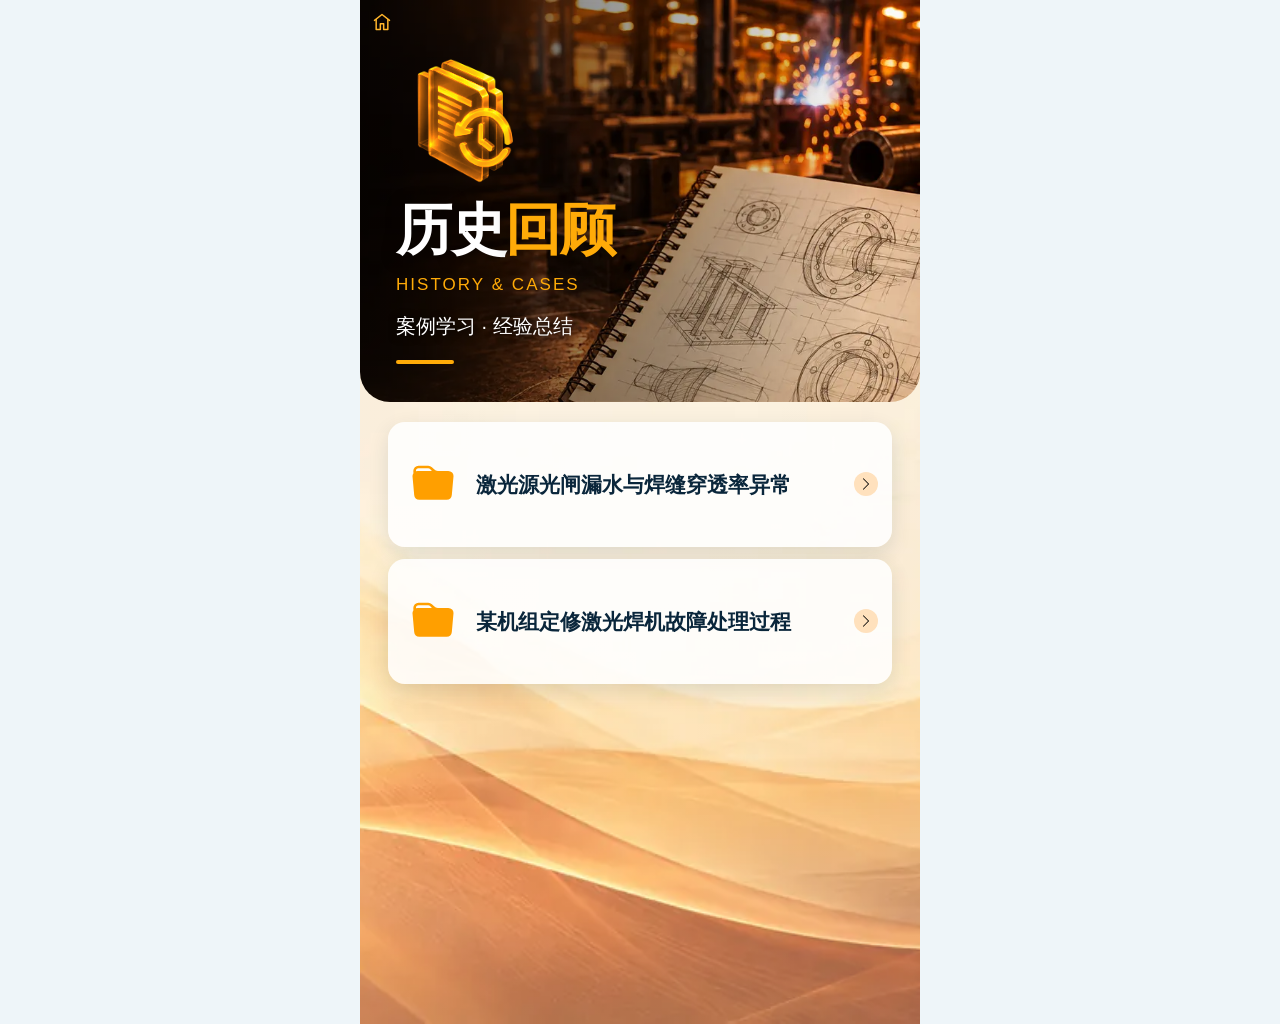
<file: pages/history.html>
<!doctype html>
<html lang="zh-CN">
<head>
  <meta charset="utf-8">
  <meta name="viewport" content="width=device-width, initial-scale=1, viewport-fit=cover">
  <meta name="theme-color" content="#442006">
  <title>历史回顾 · 焊机操作工快速处置手册</title>
  <link rel="manifest" href="../manifest.json">
  <link rel="icon" href="../assets/icons/icon.svg" type="image/svg+xml">
  <link rel="stylesheet" href="../css/topics.css?v=22">
  <link rel="stylesheet" href="../css/home-link.css?v=26">
  <script src="../js/topics.js?v=36" defer></script>
</head>
<body data-topic="history">
  <div class="topic-shell">
    <header class="topic-header">
      <a class="home-return" href="../index.html" aria-label="返回HOMEPAGE统一入口" title="返回HOMEPAGE"><svg viewBox="0 0 24 24" fill="none" stroke="currentColor" stroke-width="1.8" stroke-linecap="round" stroke-linejoin="round" aria-hidden="true"><path d="m3 10 9-7 9 7"/><path d="M5 9v12h5v-7h4v7h5V9"/></svg></a>
      <img class="topic-hero-art" src="../assets/images/topics/history-3d-mobile.webp" alt="">
      <h1><span>历史</span><em>回顾</em></h1>
      <p class="topic-english">HISTORY &amp; CASES</p>
      <p class="topic-subtitle">案例学习 · 经验总结</p>
    </header>
    <main>
      <section id="topic-content" aria-label="历史回顾内容">
        <p class="empty-state" role="status">正在加载案例…</p>
      </section>
      <template id="history-case-template">
        <details class="topic-entry">
          <summary>
            <img class="entry-icon" src="../assets/icons/topic-history-entry.svg" alt="">
            <span><strong class="case-title"></strong></span>
            <img class="entry-arrow" src="../assets/icons/chevron-right.svg" alt="">
          </summary>
          <div class="entry-content"></div>
        </details>
      </template>
    </main>
  </div>
</body>
</html>
</file>
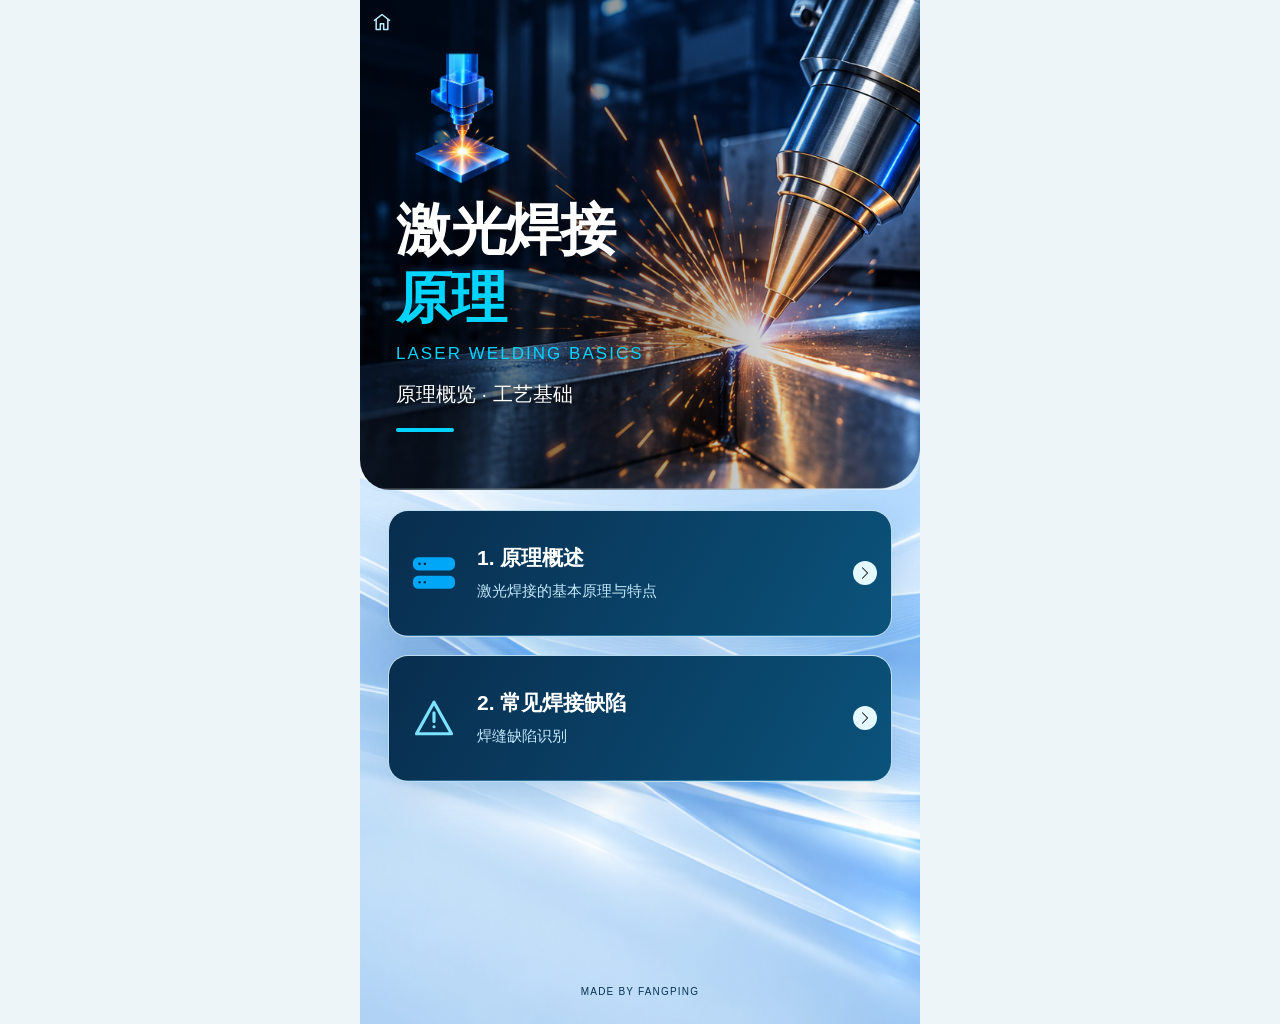
<file: pages/laser-principles.html>
<!doctype html>
<html lang="zh-CN">
<head>
  <meta charset="utf-8">
  <meta name="viewport" content="width=device-width, initial-scale=1, viewport-fit=cover">
  <meta name="theme-color" content="#061c36">
  <title>激光焊接原理 · 焊机操作工快速处置手册</title>
  <link rel="manifest" href="../manifest.json">
  <link rel="icon" href="../assets/icons/icon.svg" type="image/svg+xml">
  <link rel="stylesheet" href="../css/topics.css?v=19">
  <link rel="stylesheet" href="../css/home-link.css?v=26">
  <link rel="stylesheet" href="../css/laser-principles.css?v=10">
  <script src="../js/laser-principles.js?v=10" defer></script>
</head>
<body data-topic="laser-principles">
  <div class="topic-shell">
    <header class="topic-header">
      <a class="home-return" href="../index.html" aria-label="返回HOMEPAGE统一入口" title="返回HOMEPAGE"><svg viewBox="0 0 24 24" fill="none" stroke="currentColor" stroke-width="1.8" stroke-linecap="round" stroke-linejoin="round" aria-hidden="true"><path d="m3 10 9-7 9 7"/><path d="M5 9v12h5v-7h4v7h5V9"/></svg></a>
      <img class="topic-hero-art" src="../assets/images/topics/principle-3d.png" alt="">
      <h1><span>激光焊接</span><em>原理</em></h1>
      <p class="topic-english">LASER WELDING BASICS</p>
      <p class="topic-subtitle">原理概览 · 工艺基础</p>
    </header>
    <main>
      <section id="topic-content" aria-label="激光焊接原理内容">
        <details class="topic-entry"><summary><img class="entry-icon" src="../assets/icons/topic-principle-entry.svg" alt=""><span><strong>1. 原理概述</strong><small>激光焊接的基本原理与特点</small></span><img class="entry-arrow" src="../assets/icons/chevron-right.svg" alt=""></summary><div class="entry-content principles-content"><p class="empty-state" role="status">正在加载CO₂激光焊接原理…</p></div></details>
        <details class="topic-entry defects-entry">
          <summary><svg class="entry-icon" viewBox="0 0 24 24" fill="none" stroke="currentColor" stroke-width="1.8" stroke-linecap="round" stroke-linejoin="round" aria-hidden="true"><path d="M12 3 2 21h20L12 3Z"/><path d="M12 9v5m0 3h.01"/></svg><span><strong>2. 常见焊接缺陷</strong><small>焊缝缺陷识别</small></span><img class="entry-arrow" src="../assets/icons/chevron-right.svg" alt=""></summary>
          <div class="entry-content defects-content">
            <article class="defect-card"><h2><span>01</span> 未焊透</h2><button type="button" class="defect-image-button" aria-label="查看大图：未焊透"><img src="../assets/images/defects/ce1224e0-7265-4185-a7b8-c5d3a6cd7df1.png" alt="未焊透" width="1536" height="1024" loading="eager" decoding="async"></button></article>
            <article class="defect-card"><h2><span>02</span> 咬边</h2><button type="button" class="defect-image-button" aria-label="查看大图：咬边"><img src="../assets/images/defects/e60313f4-cf2a-494b-b518-1f8a38f20372.png" alt="咬边" width="1536" height="1024" loading="lazy" decoding="async"></button></article>
            <article class="defect-card"><h2><span>03</span> 焊缝下凹（填不满）</h2><button type="button" class="defect-image-button" aria-label="查看大图：焊缝下凹（填不满）"><img src="../assets/images/defects/a25f5a93-e741-4b4b-b505-76bef11bb685.png" alt="焊缝下凹（填不满）" width="1536" height="1024" loading="lazy" decoding="async"></button></article>
            <article class="defect-card"><h2><span>04</span> 焊缝凸起（加强高）</h2><button type="button" class="defect-image-button" aria-label="查看大图：焊缝凸起（加强高）"><img src="../assets/images/defects/95c3074e-1aa4-4159-9036-75a206284210.png" alt="焊缝凸起（加强高）" width="1536" height="1024" loading="lazy" decoding="async"></button></article>
            <article class="defect-card"><h2><span>05</span> 气孔</h2><button type="button" class="defect-image-button" aria-label="查看大图：气孔"><img src="../assets/images/defects/ff4d3214-fe66-4016-ac08-e2a45aeebad7.png" alt="气孔" width="1536" height="1024" loading="lazy" decoding="async"></button></article>
            <article class="defect-card"><h2><span>06</span> 结瘤</h2><button type="button" class="defect-image-button" aria-label="查看大图：结瘤"><img src="../assets/images/defects/133b8bb4-1cd3-46fe-89bf-87996e359871.png" alt="结瘤" width="1536" height="1024" loading="lazy" decoding="async"></button></article>
            <article class="defect-card"><h2><span>07</span> 搭接（错边）</h2><button type="button" class="defect-image-button" aria-label="查看大图：搭接（错边）"><img src="../assets/images/defects/12ff71f4-f8c3-44fa-8d27-bb0c42c9208c.png" alt="搭接（错边）" width="1536" height="1024" loading="lazy" decoding="async"></button></article>
          </div>
        </details>
      </section>
    </main>
    <footer>MADE BY FANGPING</footer>
  </div>
  <dialog class="principles-lightbox" aria-labelledby="diagram-dialog-title">
    <div class="principles-lightbox-toolbar"><h2 id="diagram-dialog-title">CO₂激光焊接原理示意图</h2><button type="button" class="diagram-close" aria-label="关闭原理示意图">关闭</button></div>
    <div class="diagram-zoom-tools"><button type="button" class="diagram-zoom-out" aria-label="缩小示意图">缩小</button><button type="button" class="diagram-zoom-in" aria-label="放大示意图">放大</button><a class="diagram-original" href="../assets/images/topics/co2-source-08-generation.png" target="_blank" rel="noopener">原始素材</a></div>
    <p class="diagram-help">放大后可移动查看细节；也可打开原始素材使用浏览器缩放。图片具体配置请结合图下注释理解。</p>
    <div class="principles-image-scroll"><img alt="当前选中的CO₂激光焊接原理插图"></div>
  </dialog>
</body>
</html>
</file>
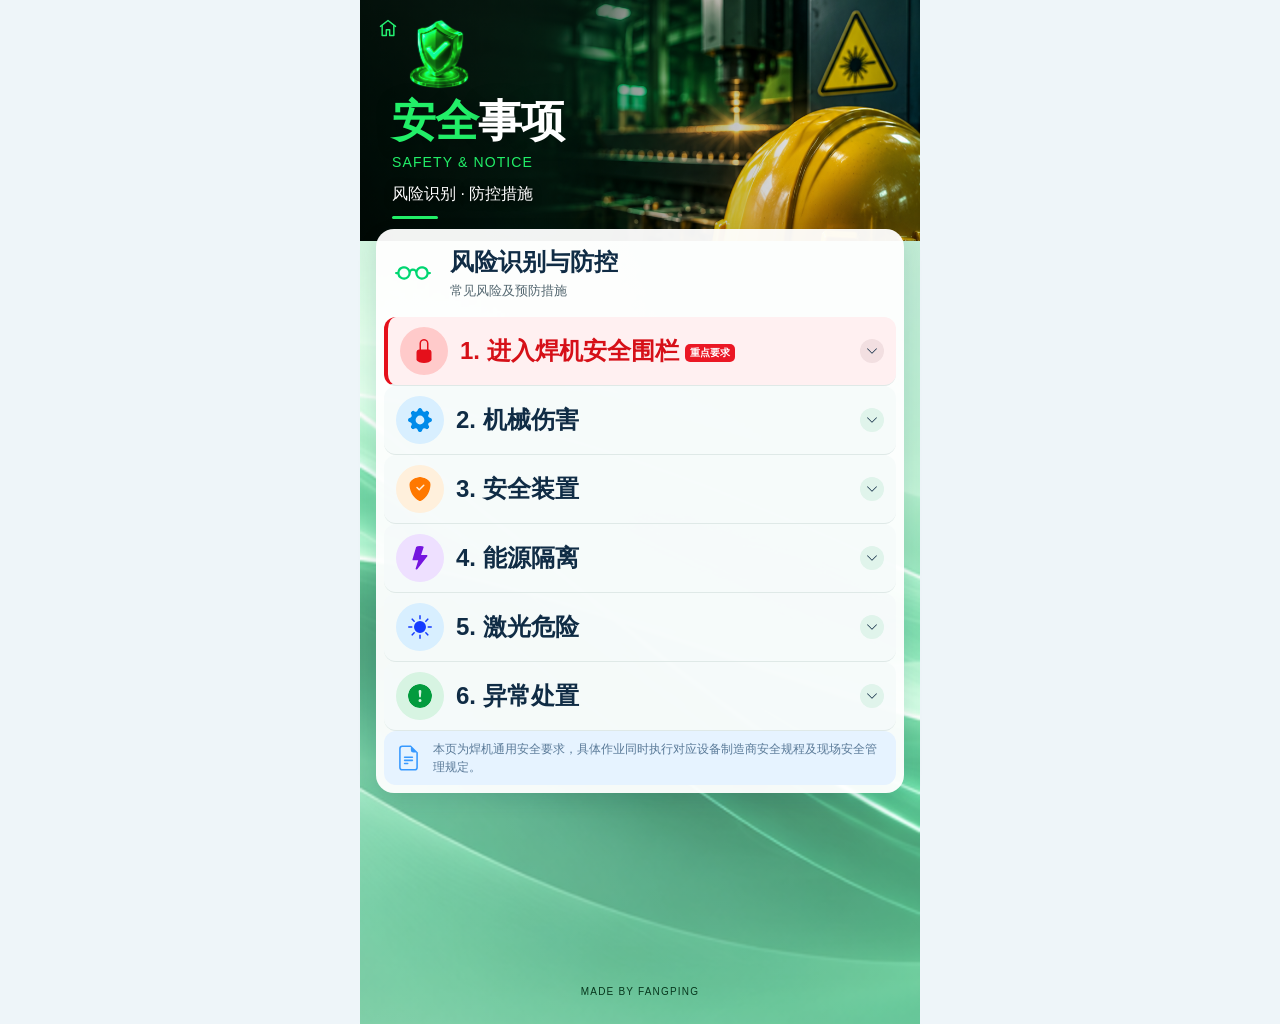
<file: pages/safety.html>
<!doctype html>
<html lang="zh-CN">
<head>
  <meta charset="utf-8">
  <meta name="viewport" content="width=device-width, initial-scale=1, viewport-fit=cover">
  <meta name="theme-color" content="#062f1a">
  <title>安全事项 · 焊机操作工快速处置手册</title>
  <link rel="manifest" href="../manifest.json">
  <link rel="icon" href="../assets/icons/icon.svg" type="image/svg+xml">
  <link rel="stylesheet" href="../css/topics.css?v=19">
  <link rel="stylesheet" href="../css/home-link.css?v=26">
  <link rel="stylesheet" href="../css/safety.css?v=31">
  <script src="../js/topics.js?v=31" defer></script>
</head>
<body data-topic="safety">
  <div class="topic-shell">
    <header class="topic-header">
      <a class="home-return" href="../index.html" aria-label="返回HOMEPAGE统一入口" title="返回HOMEPAGE"><svg viewBox="0 0 24 24" fill="none" stroke="currentColor" stroke-width="1.8" stroke-linecap="round" stroke-linejoin="round" aria-hidden="true"><path d="m3 10 9-7 9 7"/><path d="M5 9v12h5v-7h4v7h5V9"/></svg></a>
      <img class="topic-hero-art" src="../assets/images/topics/safety-3d.png" alt="">
      <h1><em>安全</em><span>事项</span></h1>
      <p class="topic-english">SAFETY &amp; NOTICE</p>
      <p class="topic-subtitle">风险识别 · 防控措施</p>
    </header>
    <main>
      <section id="topic-content" aria-label="安全事项内容">
        <div class="topic-entry"><div class="safety-section-heading"><img class="entry-icon" src="../assets/icons/safety/eyeglasses.svg" alt=""><div><h2>风险识别与防控</h2><p>常见风险及预防措施</p></div></div><div class="entry-content"><p class="empty-state">正在加载安全要求，请以设备规程及现场安全管理规定为准。</p></div></div>
      </section>
    </main>
    <footer>MADE BY FANGPING</footer>
  </div>
</body>
</html>
</file>
<file: css/topics.css>
:root { color-scheme: light; font-family: -apple-system, BlinkMacSystemFont, "Segoe UI", "Microsoft YaHei", sans-serif; color: #102a40; background: #eef5f9; }
* { box-sizing: border-box; }
body { --accent: #00d4ff; --ink: #083151; --paper: #d4ecff; --photo: url("../assets/images/topics/principle-page.png"); margin: 0; line-height: 1.6; }
body[data-topic="history"] { --accent: #ffab08; --ink: #512707; --paper: #ffe1bd; --photo: url("../assets/images/topics/history-page-mobile.webp"); }
body[data-topic="safety"] { --accent: #22ef68; --ink: #07371d; --paper: #d1f2d9; --photo: url("../assets/images/topics/safety-page.png"); }
.topic-shell { max-width: 560px; min-height: max(100svh, 820px); margin: auto; background-color: var(--paper); background-image: linear-gradient(rgba(255,255,255,.28), rgba(255,255,255,.28)), var(--photo); background-position: center, center bottom; background-size: 100% 100%, auto 200%; background-repeat: no-repeat; }
.topic-header { padding: calc(14px + env(safe-area-inset-top)) 26px 28px; min-height: 392px; color: #fff; border-radius: 0 0 30px 30px; background-color: var(--ink); background-image: linear-gradient(90deg, rgba(0,0,0,.65), rgba(0,0,0,.34) 55%, transparent 90%), var(--photo); background-size: 100% 100%, auto 240%; background-position: center, right top; background-repeat: no-repeat; }
.back-link { display: inline-flex; gap: 6px; align-items: center; min-height: 44px; color: #fff; text-decoration: none; font-size: 17px; }
.back-link img { width: 15px; height: 18px; transform: rotate(180deg); filter: brightness(0) invert(1); }
.topic-hero-art { display: block; width: 120px; height: 120px; object-fit: contain; margin: 0 0 2px -9px; }
body[data-topic="history"] .topic-hero-art, body[data-topic="history"] .entry-icon { filter: sepia(1) saturate(5) hue-rotate(350deg); }
body[data-topic="safety"] .topic-hero-art, body[data-topic="safety"] .entry-icon { filter: sepia(1) saturate(5) hue-rotate(75deg); }
h1 { margin: 0; font-size: clamp(38px, 10.8vw, 56px); line-height: 1.22; letter-spacing: -.025em; font-weight: 850; text-shadow: 0 2px 18px rgba(0,0,0,.35); }
h1 em { color: var(--accent); font-style: normal; }
body[data-topic="laser-principles"] h1 span, body[data-topic="laser-principles"] h1 em { display: block; }
.topic-english { margin: 8px 0 0; font-size: clamp(12px, 3.5vw, 17px); color: var(--accent); letter-spacing: .12em; line-height: 1.5; }
.topic-subtitle { margin: 12px 0 0; font-size: clamp(15px, 4.2vw, 20px); color: #fff; text-shadow: 0 1px 8px #000; }
.topic-header::after { content: ""; display: block; width: 58px; height: 4px; margin-top: 18px; background: var(--accent); border-radius: 2px; }
main { padding: 14px 20px 0; }
.topic-entry { border-radius: 17px; background: rgba(255,255,255,.87); box-shadow: 0 7px 20px rgba(20,60,70,.12); overflow: hidden; }
.topic-entry summary { display: grid; grid-template-columns: 62px minmax(0,1fr) 24px; align-items: center; gap: 12px; min-height: 101px; padding: 15px 14px; cursor: pointer; list-style: none; }
.topic-entry summary::-webkit-details-marker { display: none; }
.entry-icon { width: 62px; height: 62px; padding: 10px; object-fit: contain; filter: invert(43%) sepia(100%) saturate(2287%) hue-rotate(172deg) brightness(104%) contrast(103%); }
body[data-topic="history"] .entry-icon { filter: invert(63%) sepia(100%) saturate(2200%) hue-rotate(3deg) brightness(102%) contrast(105%); }
body[data-topic="safety"] .entry-icon { filter: invert(43%) sepia(92%) saturate(1603%) hue-rotate(112deg) brightness(100%) contrast(105%); }
.topic-entry summary span { min-width: 0; }
.topic-entry summary strong { display: block; font-size: clamp(16px, 4.5vw, 21px); color: #0a263b; font-weight: 800; line-height: 1.4; }
.topic-entry summary small { display: block; margin-top: 8px; color: #566972; font-size: clamp(12px, 3.5vw, 15px); line-height: 1.5; }
.entry-arrow { width: 24px; height: 24px; padding: 5px; border-radius: 50%; background: var(--paper); }
.topic-entry[open] .entry-arrow { transform: rotate(90deg); }
.entry-content { padding: 0 20px 20px; border-top: 1px solid rgba(30,70,80,.1); }
.empty-state { margin: 18px 0 0; font-size: 14px; color: #425b67; }
.topic-item { margin-top: 18px; overflow-wrap: anywhere; }
.topic-item h2 { margin: 0 0 12px; font-size: 21px; }
.topic-item img { max-width: 100%; height: auto; border-radius: 10px; }
.topic-item figure { margin: 18px 0; }
.topic-item figcaption { font-size: 12px; color: #617b8e; }
body[data-topic="history"] main { padding-bottom: 28px; }
body[data-topic="history"] .topic-header { min-height: 0; }
body[data-topic="history"] .topic-entry + .topic-entry { margin-top: 12px; }
body[data-topic="history"] .topic-entry summary:focus-visible { outline-offset: -4px; }
body[data-topic="history"] .entry-content { padding-inline: clamp(12px, 4vw, 20px); }
body[data-topic="history"] .topic-item section { margin-top: 24px; padding-top: 16px; border-top: 1px solid rgba(30,70,80,.15); }
body[data-topic="history"] .topic-item h2 { margin: 0 0 8px; font-size: 18px; line-height: 1.4; }
body[data-topic="history"] .topic-item p { line-height: 1.75; }
.history-image-hint { font-size: 14px; }
body[data-topic="history"] .topic-item figure a { display: block; }
body[data-topic="history"] .topic-item figure img { display: block; width: 100%; }
body[data-topic="history"] .topic-item figcaption { margin-top: 6px; font-size: 14px; line-height: 1.5; }
.topic-shell { display: flex; flex-direction: column; }
.topic-header { flex-shrink: 0; }
main { flex: 1; }
a:focus-visible, summary:focus-visible { outline: 3px solid var(--ink); outline-offset: 3px; }
.back-link:focus-visible { outline-color: var(--accent); }
footer { padding: 22px 20px calc(24px + env(safe-area-inset-bottom)); text-align: center; font-size: 10px; color: var(--ink); letter-spacing: .12em; }
@media (max-width: 359px) { .topic-header { padding-left: 22px; padding-right: 22px; } main { padding-left: 15px; padding-right: 15px; } .topic-entry summary { grid-template-columns: 45px minmax(0,1fr) 20px; gap: 8px; padding: 13px 12px; } .entry-icon { width: 45px; height: 45px; } .entry-arrow { width: 20px; height: 20px; } }
@media (min-width: 500px) { .topic-header { min-height: 490px; padding: 22px 36px 38px; } .topic-hero-art { width: 150px; height: 150px; } main { padding: 20px 28px 0; } .topic-entry summary { min-height: 125px; } .topic-shell { min-height: 1024px; } }
</file>
<file: css/home-link.css>
/* Local copy: no cross-project resource dependency. */
.home-return { position: absolute; top: env(safe-area-inset-top, 0px); left: env(safe-area-inset-left, 0px); z-index: 3; display: inline-flex; align-items: center; justify-content: center; width: 44px; min-height: 44px; margin: 0; padding: 0; color: #fff; background: none; border: 0; text-decoration: none; -webkit-tap-highlight-color: transparent; }
.home-return svg { width: 20px; height: 20px; flex-shrink: 0; color: #bcecff; }
.home-return:hover svg { color: #fff; }
.home-return:focus-visible { outline: 3px solid #71d6ff; outline-offset: 3px; }
.hero__status { padding-left: 28px; }
.topic-header { position: relative; padding-top: calc(44px + env(safe-area-inset-top)); }
body[data-topic="history"] .home-return svg { color: #ffb52b; }
body[data-topic="safety"] .home-return svg { color: #24ef70; }
</file>
<file: css/laser-principles.css>
/* Only the principle branch; shared Hero, background, navigation and topic styles are untouched. */
body[data-topic="laser-principles"] .principles-content { padding: 16px 12px 18px; }
.principles-content * { box-sizing: border-box; }
.principles-core, .principles-flow, .principles-diagram { padding: 16px; border: 1px solid #cce9fa; border-radius: 14px; background: #f1f9ff; }
.principles-content h2 { margin: 0 0 10px; font-size: 18px; line-height: 1.4; color: #083151; }
.principles-content p { font-size: 14px; line-height: 1.75; color: #405a70; overflow-wrap: anywhere; }
.principles-core p { margin: 0; }
.principles-core strong { color: #006aa6; font-weight: 800; }
.principles-card { margin-top: 12px; border: 1px solid #d1e7f5; border-radius: 13px; background: #fff; overflow: hidden; }
body[data-topic="laser-principles"] .principles-card > summary { display: block; min-height: 44px; padding: 14px; list-style: none; }
.principles-card summary::-webkit-details-marker { display: none; }
.principles-card-heading { display: grid; grid-template-columns: 27px 22px minmax(0,1fr) 25px; align-items: center; gap: 7px; }
body[data-topic="laser-principles"] .principles-card-heading strong { font-size: 16px; line-height: 1.4; }
.principles-number { font-size: 15px; font-weight: 800; color: #0083c2; font-variant-numeric: tabular-nums; }
.principles-icon { width: 22px; height: 22px; object-fit: contain; filter: invert(38%) sepia(100%) saturate(1500%) hue-rotate(164deg); }
.principles-expand { width: 25px; height: 25px; padding: 7px; border-radius: 50%; background: #e5f5ff; transform: rotate(90deg); }
.principles-card[open] .principles-expand { transform: rotate(-90deg); }
.principles-tags { display: flex; flex-wrap: wrap; gap: 5px; margin-top: 10px; }
.principles-tag { padding: 2px 6px; border-radius: 5px; background: #edf7fd; font-size: 11px; color: #32647c; }
.principles-card summary .principles-teaser { margin: 8px 0 0; font-size: 13px; }
.principles-detail { padding: 0 14px 14px; border-top: 1px solid #e3eff7; }
.principles-detail p { margin: 12px 0 0; }
.principles-flow, .principles-diagram { margin-top: 18px; background: #fff; }
.principles-flow .principles-flow-help { font-size: 12px; margin: 0 0 10px; }
.principles-process { display: flex; gap: 22px; margin: 0; padding: 4px 2px 12px; list-style: none; overflow-x: auto; overscroll-behavior-x: contain; scroll-snap-type: x proximity; }
.principles-process li { flex: 0 0 96px; scroll-snap-align: start; position: relative; padding: 12px 8px; text-align: center; border: 1px solid #cae5f6; border-radius: 10px; background: #eff8fe; }
.principles-process li:not(:last-child)::after { content: "→"; position: absolute; top: 27px; right: -19px; color: #0789c7; }
.principles-process img { display: block; width: 22px; height: 22px; margin: 0 auto 8px; }
.principles-process span { display: block; color: #16435e; font-size: 12px; font-weight: 700; }
.principles-diagram figure { margin: 0; }
.principles-diagram button { display: block; width: 100%; padding: 0; border: 1px solid #c3e2f6; border-radius: 10px; overflow: hidden; background: #092c49; cursor: zoom-in; }
.principles-diagram img { display: block; width: 100%; height: auto; }
.principles-diagram figcaption, .principles-content .principles-notice { margin: 10px 0 0; font-size: 12px; color: #55738a; }
.principles-lightbox { width: min(96vw, 1200px); max-width: 96vw; max-height: 90dvh; margin: auto; padding: 16px; border: 1px solid #a0d9f6; border-radius: 16px; background: #f1f9ff; color: #123a53; }
.principles-lightbox::backdrop { background: rgba(0,16,33,.82); }
.principles-lightbox-toolbar { display: flex; align-items: center; justify-content: space-between; gap: 12px; }
.principles-lightbox h2 { margin: 0; font-size: 17px; }
.diagram-close { flex-shrink: 0; min-width: 52px; min-height: 44px; border: 1px solid #acd4e8; border-radius: 8px; background: #fff; color: #123a53; cursor: pointer; }
.diagram-help { margin: 8px 0; font-size: 12px; }
.diagram-help a { color: #006da2; }
.principles-image-scroll { overflow: auto; max-height: 68dvh; }
.principles-image-scroll img { display: block; width: 100%; max-width: none; height: auto; }
.principles-gallery-card { margin: 12px 0 0; border: 1px solid #cce5f6; border-radius: 12px; background: #f5fbff; overflow: hidden; }
body[data-topic="laser-principles"] .principles-gallery-card > summary { display: flex; align-items: center; justify-content: space-between; gap: 8px; min-height: 52px; padding: 12px; list-style: none; }
.principles-gallery-card summary::-webkit-details-marker { display: none; }
body[data-topic="laser-principles"] .principles-gallery-card > summary strong { font-size: 15px; }
.principles-gallery-card[open] .principles-expand { transform: rotate(-90deg); }
.principles-gallery-card .principles-expand { flex-shrink: 0; width: 25px; height: 25px; }
.principles-gallery-card figure { margin: 0; padding: 0 10px 12px; }
.principles-gallery-card figure img { width: 100%; height: auto; object-fit: contain; }
.principles-scene { position: relative; width: 100%; overflow: hidden; background: #061d30; }
.principles-scene img { position: absolute; left: 0; width: 100%; height: auto; max-width: none; }
.principles-scene-label { position: absolute; display: flex; align-items: center; justify-content: center; padding: 3px; background: #061d30; color: #bdeaff; font: 600 12px/1.4 system-ui, sans-serif; text-align: center; overflow-wrap: anywhere; }
.principles-gallery-card figure .principles-retyped { margin: 10px 0; font-size: 14px; }
.principles-image-scroll .principles-scene-label { font-size: clamp(12px, 2vw, 20px); }
.diagram-zoom-tools { display: flex; flex-wrap: wrap; align-items: center; gap: 8px; margin-top: 10px; }
.diagram-zoom-tools button, .diagram-original { min-height: 44px; padding: 8px 12px; border: 1px solid #b5d8ef; border-radius: 8px; background: #fff; color: #145574; cursor: pointer; font-size: 14px; }
.diagram-original { text-decoration: none; }
.principles-diagram button:focus-visible, .diagram-close:focus-visible, .principles-process:focus-visible { outline: 3px solid #007cba; outline-offset: 2px; }

/* Scoped overview design. Shared Hero and other topics remain untouched. */
body[data-topic="laser-principles"] .topic-entry { border: 1px solid #baddef; border-radius: 20px; box-shadow: 0 12px 32px #123f6518; }
body[data-topic="laser-principles"] .topic-entry > summary { background: linear-gradient(120deg, #082d4e, #0b537b); border-bottom: 1px solid #68cfff60; }
body[data-topic="laser-principles"] .topic-entry > summary strong { color: #fff; }
body[data-topic="laser-principles"] .topic-entry > summary small { color: #c4e9fa; }
body[data-topic="laser-principles"] .topic-entry > summary .entry-arrow { background: #e3f8ff; }
body[data-topic="laser-principles"] .principles-content { padding-top: 18px; background: linear-gradient(180deg, #eaf5fc, #f6faff); }
.principles-core { position: relative; padding: 22px 18px; overflow: hidden; border-color: #3aa4d0; border-radius: 18px; background: linear-gradient(135deg, #062945, #10537b); box-shadow: 0 8px 20px #0c497c1c; }
.principles-core::before { content: "CO₂ LASER / CORE PRINCIPLE"; display: block; margin-bottom: 12px; color: #80dfff; font-size: 10px; font-weight: 700; letter-spacing: .12em; }
.principles-core::after { content: ""; position: absolute; right: -35px; top: -42px; width: 160px; height: 160px; border: 1px solid #93ddff24; border-radius: 50%; box-shadow: 0 0 0 24px #9de5ff09, 0 0 0 48px #9de5ff06; pointer-events: none; }
.principles-core h2 { position: relative; z-index: 1; color: #fff; font-size: 23px; letter-spacing: .02em; }
.principles-core p { position: relative; z-index: 1; color: #d7eaf7; line-height: 1.9; }
.principles-core strong { color: #85e8ff; border-bottom: 1px solid #70d9ff80; padding-bottom: 2px; }
.principles-card { border-radius: 16px; border-color: #d4e5ef; box-shadow: 0 3px 10px #124a7308; }
body[data-topic="laser-principles"] .principles-card > summary { padding: 16px 14px; }
.principles-card-heading { grid-template-columns: 34px minmax(0,1fr) 28px; gap: 10px; }
.principles-card-heading > .principles-icon { display: none; }
.principles-number { display: grid; place-items: center; width: 34px; height: 36px; border-radius: 10px; background: linear-gradient(145deg, #0a83be, #075381); color: #fff; box-shadow: 0 3px 8px #0877ac26; }
.principles-expand { background: #e9f5fc; transition: transform .18s ease; }
.principles-tags { margin-top: 12px; gap: 6px; }
.principles-tag { padding: 3px 8px; border: 1px solid #d4eaf6; border-radius: 6px; background: #f2f9fd; color: #256080; font-size: 11px; }
.principles-card summary .principles-teaser { margin-top: 10px; color: #516a7c; }
.principles-card[open] { border-color: #55b6e0; box-shadow: 0 5px 16px #0575ac12; }
.principles-card[open] > summary { background: linear-gradient(130deg, #f1faff, #fff); }
.principles-detail { border-color: #dceefa; background: #fbfdff; padding: 0 16px 16px; }
.principles-flow, .principles-diagram { padding: 18px 14px; border-radius: 18px; border-color: #c9e2f1; box-shadow: 0 4px 15px #124a7309; }
.principles-flow h2, .principles-diagram h2 { padding-left: 10px; border-left: 3px solid #0c9dd5; }
.principles-process { counter-reset: principle-step; gap: 20px; padding-top: 6px; scrollbar-color: #81bdda #edf6fc; scrollbar-width: thin; }
.principles-process li { counter-increment: principle-step; flex-basis: 96px; padding: 12px 7px; border-radius: 13px; background: linear-gradient(155deg, #f1faff, #e3f1fc); }
.principles-process li::before { content: counter(principle-step, decimal-leading-zero); display: grid; place-items: center; width: 28px; height: 28px; margin: 0 auto 8px; border-radius: 9px; background: #0b6999; color: #fff; font-size: 11px; font-weight: 700; }
.principles-process li img { display: none; }
.principles-process li:not(:last-child)::after { top: 35px; right: -18px; }
.principles-gallery-card { border-radius: 14px; border-color: #d1e6f2; background: #fff; }
body[data-topic="laser-principles"] .principles-gallery-card > summary { min-height: 60px; background: linear-gradient(110deg, #edf7fd, #f8fcff); }
.principles-gallery-card[open] { border-color: #77bee1; }
.principles-gallery-card figure { padding: 0 12px 14px; }
.principles-gallery-card figure .principles-retyped { line-height: 1.85; color: #405d72; }
.principles-gallery-card figcaption { padding: 10px; border-radius: 9px; background: #edf7fe; line-height: 1.75; }
.principles-content .principles-notice { padding: 12px; border: 1px dashed #b7d6e9; border-radius: 11px; background: #eef7fc; line-height: 1.8; }
body[data-topic="laser-principles"] .defects-entry { margin-top: 18px; }
body[data-topic="laser-principles"] .defects-entry > summary .entry-icon { filter: none; color: #7ce3ff; }
.defects-content { padding: 16px 12px; background: #edf7fd; }
.defects-placeholder { padding: 18px; border: 1px dashed #b5d6e9; border-radius: 14px; background: #fff; }
.defects-status { display: inline-block; padding: 4px 9px; border-radius: 6px; background: #edf7fe; color: #246a8d; font-size: 12px; }
.defects-placeholder h2 { margin: 12px 0 8px; font-size: 18px; color: #103650; }
.defects-placeholder p { margin: 8px 0 0; font-size: 14px; line-height: 1.8; color: #456178; }
.defects-placeholder .defects-note { padding-top: 12px; border-top: 1px solid #e2eef6; font-size: 12px; }

/* Defect identification only: full, unmodified images in one column. */
.defects-content .defect-card { margin: 0 0 18px; border: 1px solid #cce5f6; border-radius: 14px; background: #fff; overflow: hidden; }
.defects-content .defect-card:last-child { margin-bottom: 0; }
.defects-content .defect-card h2 { margin: 0; padding: 14px 12px; border-bottom: 1px solid #e2eef6; color: #103650; font-size: 17px; line-height: 1.5; overflow-wrap: anywhere; }
.defects-content .defect-card h2 span { margin-right: 7px; color: #0083c2; font-variant-numeric: tabular-nums; }
.defects-content .defect-image-button { display: block; width: 100%; min-height: 44px; padding: 0; border: 0; background: #fff; cursor: zoom-in; }
.defects-content .defect-image-button img { display: block; width: 100%; height: auto; object-fit: contain; }
.defects-content .defect-image-button:focus-visible { outline: 3px solid #007cba; outline-offset: -3px; }
.principles-lightbox.defect-lightbox { box-sizing: border-box; width: 100vw; max-width: 100vw; height: 100dvh; max-height: 100dvh; padding: 14px; border: 0; border-radius: 0; background: #020c19; color: #edf5ff; }
.defect-lightbox .diagram-help { display: none; }
.defect-lightbox .principles-image-scroll { margin-top: 16px; max-height: calc(100dvh - 145px); }
.defect-lightbox .principles-image-scroll img { height: auto; object-fit: contain; }
@media (prefers-reduced-motion: reduce) { .principles-expand { transition: none; } }
</file>
<file: css/safety.css>
/* Scoped to the Home safety topic; other topics and device manuals are untouched. */
body[data-topic="safety"] { color: #102c45; }
body[data-topic="safety"] .topic-shell { background-size: 100% 100%, auto 300%; }
body[data-topic="safety"] .topic-header {
  min-height: 0; padding: 14px 32px 22px;
  background-size: 100% 100%, 100% auto;
  border-radius: 0;
}
body[data-topic="safety"] .home-return { top: calc(6px + env(safe-area-inset-top)); left: 6px; }
body[data-topic="safety"] .topic-hero-art { width: 78px; height: 78px; margin: 0 0 2px 8px; filter: sepia(1) saturate(5) hue-rotate(75deg); }
body[data-topic="safety"] h1 { font-size: clamp(32px, 9vw, 44px); }
body[data-topic="safety"] .topic-english { margin-top: 4px; font-size: 14px; letter-spacing: .08em; }
body[data-topic="safety"] .topic-subtitle { margin-top: 8px; font-size: 16px; }
body[data-topic="safety"] .topic-header::after { margin-top: 10px; width: 46px; height: 3px; }
body[data-topic="safety"] main { position: relative; margin-top: -12px; padding: 0 16px; }
body[data-topic="safety"] .topic-entry { border-radius: 18px; background: rgba(255,255,255,.95); }
body[data-topic="safety"] .topic-entry > summary { grid-template-columns: 50px minmax(0,1fr) 28px; gap: 12px; min-height: 88px; padding: 12px; }
body[data-topic="safety"] .entry-icon { width: 50px; height: 50px; padding: 7px; }
body[data-topic="safety"] .topic-entry summary strong { font-size: clamp(17px,4.8vw,24px); }
body[data-topic="safety"] .topic-entry summary small { margin-top: 3px; font-size: 13px; }
body[data-topic="safety"] .entry-arrow { width: 28px; height: 28px; padding: 7px; background: #d6f3df; }
body[data-topic="safety"] .topic-entry[open] > summary .entry-arrow { transform: rotate(180deg); }
body[data-topic="safety"] .entry-content { border: 0; padding: 0 8px 8px; }
.safety-section-heading { display: grid; grid-template-columns: 50px minmax(0,1fr); align-items: center; gap: 12px; min-height: 88px; padding: 12px; }
.safety-section-heading h2 { margin: 0; color: #102c45; font-size: clamp(17px,4.8vw,24px); line-height: 1.4; }
.safety-section-heading p { margin: 3px 0 0; color: #566972; font-size: 13px; }
.safety-risk { --risk-color: #0b95e9; --risk-paper: #d8efff; border-bottom: 1px solid #dfe9e7; border-radius: 12px; background: rgba(245,250,250,.8); }
.safety-risk > summary { display: grid; grid-template-columns: 48px minmax(0,1fr) 24px; gap: 12px; padding: 10px 12px; min-height: 68px; align-items: center; list-style: none; cursor: pointer; }
.safety-risk summary::-webkit-details-marker { display: none; }
.safety-risk-icon { width: 48px; height: 48px; padding: 12px; background: var(--risk-paper); border-radius: 50%; filter: none; }
.safety-risk--0 { --risk-color: #e5101b; --risk-paper: #ffcaca; }
.safety-risk--2 { --risk-color: #ff7b00; --risk-paper: #fff0dc; }
.safety-risk--3 { --risk-color: #8018dc; --risk-paper: #eee0ff; }
.safety-risk--4 { --risk-color: #183efa; }
.safety-risk--5 { --risk-color: #049a3b; --risk-paper: #d7f4e2; }
.safety-risk--priority { border-left: 4px solid #e5101b; background: #fff0f1; }
.safety-risk-copy { min-width: 0; }
body[data-topic="safety"] .safety-risk-title { font-size: clamp(16px,4.3vw,22px); line-height: 1.4; color: #102c45; }
body[data-topic="safety"] .safety-risk--priority .safety-risk-title { color: #d61018; }
.safety-risk-title > span { display: inline-block; margin-left: 6px; padding: 2px 5px; border-radius: 5px; background: #eb1825; color: white; font-size: 10px; vertical-align: middle; white-space: nowrap; }
.safety-risk-detail p { margin: 3px 0 0; color: #3f5971; font-size: clamp(13px,3.6vw,17px); line-height: 1.5; overflow-wrap: anywhere; }
.safety-risk-detail p strong { display: inline !important; font-size: inherit !important; font-weight: 750; color: #d61018 !important; }
.safety-chevron { width: 24px; height: 24px; padding: 6px; background: #e0f4eb; border-radius: 50%; }
.safety-risk--priority .safety-chevron { background: #f2dfe1; }
.safety-risk[open] .safety-chevron { transform: rotate(180deg); }
.safety-risk-detail { padding: 0 12px 12px 72px; }
.safety-general-notice { display: flex; gap: 12px; align-items: center; padding: 9px 12px; background: #e6f3ff; border-radius: 12px; color: #5a7a98; }
.safety-general-notice img { width: 25px; height: 30px; flex: 0 0 25px; }
.safety-general-notice p { margin: 0; font-size: 12px; line-height: 1.5; }
@media (max-width: 359px) {
  body[data-topic="safety"] .topic-header { padding-left: 26px; padding-right: 20px; }
  body[data-topic="safety"] main { padding-left: 10px; padding-right: 10px; }
  .safety-risk > summary { grid-template-columns: 38px minmax(0,1fr) 22px; gap: 8px; padding: 10px 8px; }
  .safety-risk-icon { width: 38px; height: 38px; padding: 9px; }
  .safety-risk-detail { padding-left: 54px; }
}
</file>
